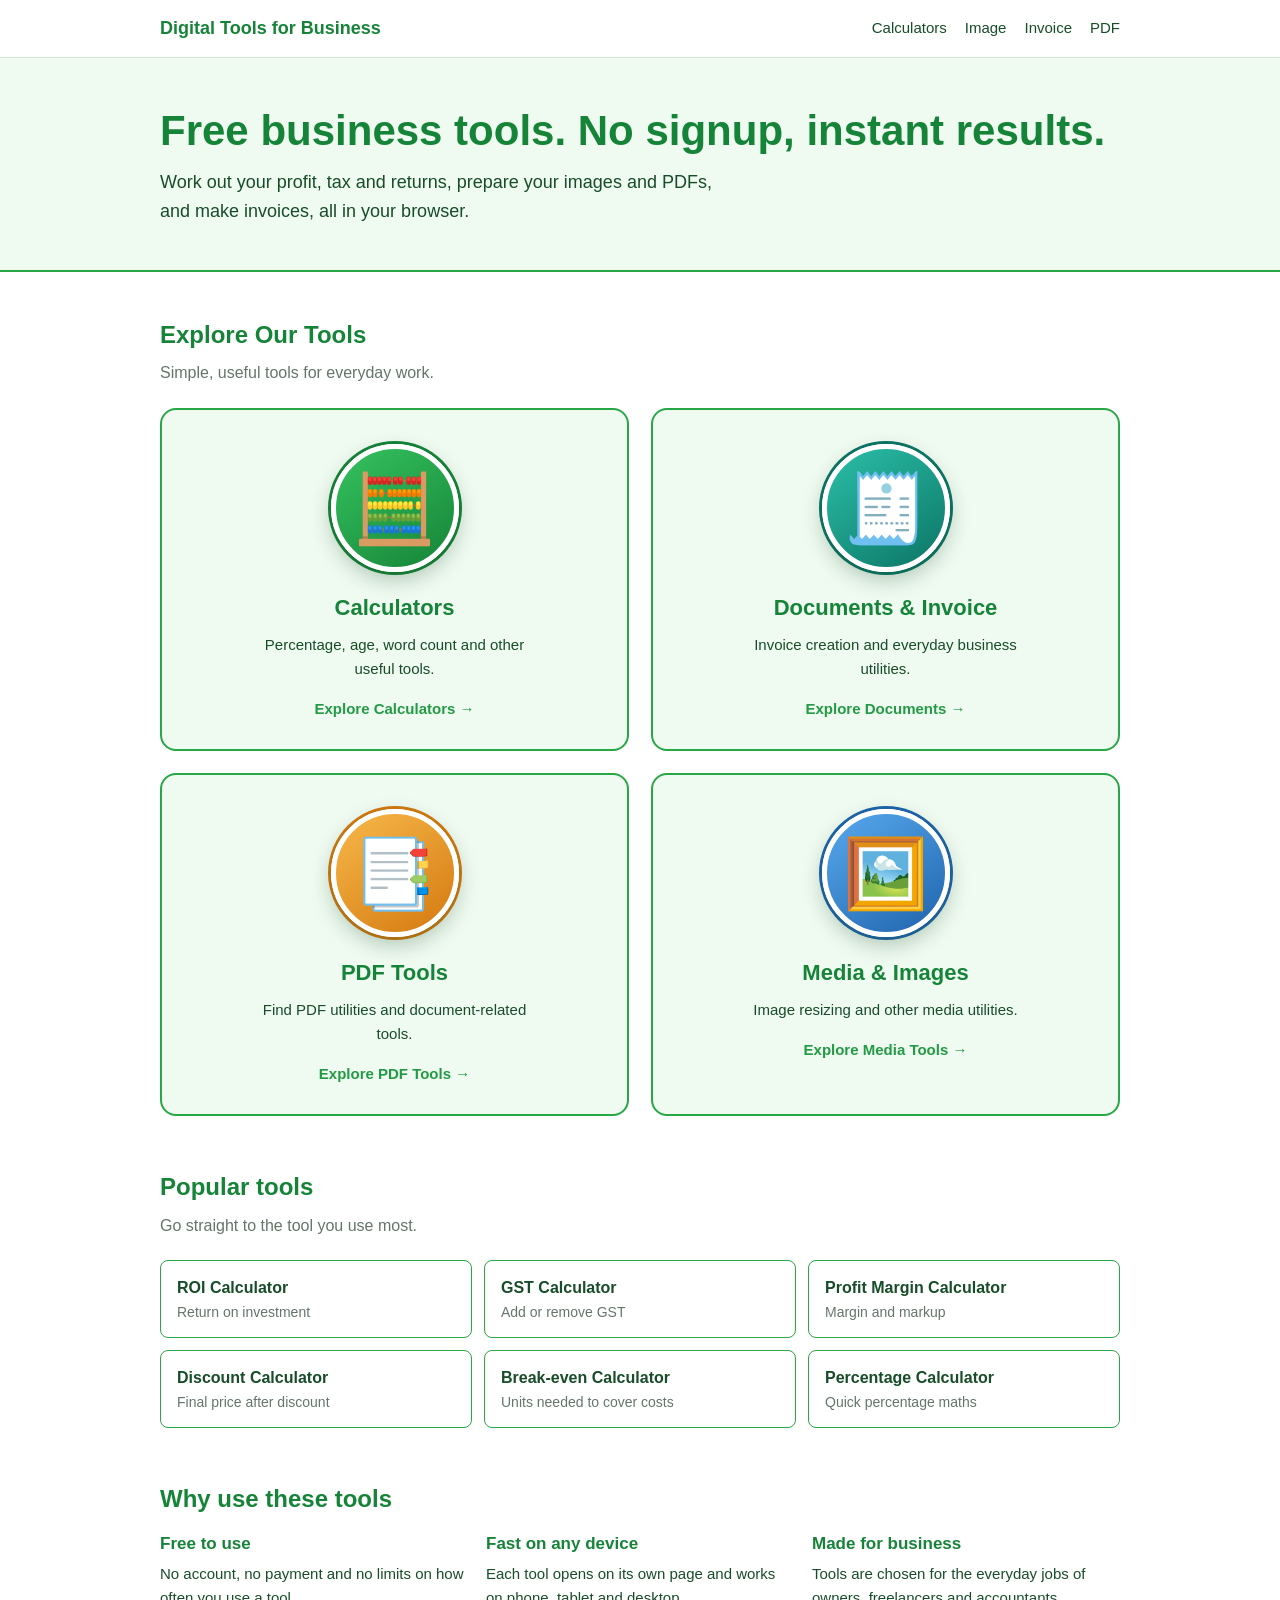
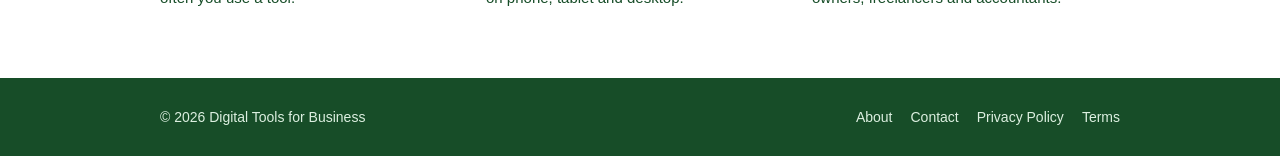
<file: index.html>
<!DOCTYPE html>
<html lang="en">
<head>
<meta charset="UTF-8">
<meta name="viewport" content="width=device-width, initial-scale=1">
<title>Free Business Tools: Calculators, PDF, Image and Invoice Tools</title>
<meta name="description" content="Free online business tools. Calculate ROI, GST and profit margin, compress images, merge PDFs and make invoices. No signup needed.">
<link rel="canonical" href="https://digitaltoolsforbusiness.com/">
<link rel="icon" href="data:image/svg+xml,<svg xmlns=%22http://www.w3.org/2000/svg%22 viewBox=%220 0 100 100%22><text y=%22.9em%22 font-size=%2290%22>🧰</text></svg>">
<style>
:root{
  --green:#168438;
  --green-dark:#174d28;
  --green-mid:#239b45;
  --mint:#effaf0;
  --line:#28a745;
  --grey:#65756a;
  --white:#fff;
}
*{box-sizing:border-box}
html{scroll-behavior:smooth}
body{
  margin:0;
  font-family:Arial,Helvetica,sans-serif;
  color:var(--green-dark);
  background:var(--white);
  line-height:1.6;
}
a{color:inherit}
a:focus-visible{outline:3px solid var(--green);outline-offset:3px}
.wrap{max-width:1000px;margin:0 auto;padding:0 20px}

/* header */
.site-header{border-bottom:1px solid #cfe8d3;background:var(--white)}
.site-header .wrap{display:flex;align-items:center;justify-content:space-between;gap:16px;padding-top:14px;padding-bottom:14px}
.brand{font-weight:bold;font-size:18px;text-decoration:none;color:var(--green)}
.nav{display:flex;gap:18px;flex-wrap:wrap;font-size:15px}
.nav a{text-decoration:none}
.nav a:hover{color:var(--green);text-decoration:underline}

/* hero */
.hero{background:var(--mint);border-bottom:2px solid var(--line);padding:48px 0 44px}
.hero h1{margin:0 0 12px;font-size:clamp(28px,5vw,42px);line-height:1.2;color:var(--green)}
.hero p{margin:0;max-width:560px;font-size:18px}

/* category cards */
.section{padding:44px 0 8px}
.section h2{margin:0 0 6px;font-size:24px;color:var(--green)}
.section .sub{margin:0 0 22px;color:var(--grey)}
.cards{display:grid;grid-template-columns:repeat(2,1fr);gap:22px}
.card{
  display:flex;flex-direction:column;align-items:center;text-align:center;gap:8px;
  padding:34px 24px 28px;
  background:var(--mint);
  border:2px solid var(--line);
  border-radius:16px;
  text-decoration:none;
  transition:background .15s,transform .15s,box-shadow .15s;
}
.card:hover{background:#e0f5e3;transform:translateY(-4px);box-shadow:0 10px 24px rgba(23,77,40,.18)}
.card .icon{
  display:flex;align-items:center;justify-content:center;
  width:128px;height:128px;border-radius:50%;
  font-size:68px;line-height:1;
  background:linear-gradient(145deg,var(--c1),var(--c2));
  border:5px solid var(--white);
  box-shadow:0 8px 20px rgba(23,77,40,.28),0 0 0 3px var(--c2);
  margin-bottom:10px;
  transition:transform .2s;
}
.card:hover .icon{transform:scale(1.07)}
.card.c-calc{--c1:#35c25f;--c2:#168438}
.card.c-doc{--c1:#2bbfa8;--c2:#0c7566}
.card.c-pdf{--c1:#f7b84a;--c2:#d4790f}
.card.c-img{--c1:#58a9ee;--c2:#1f64ad}
.card h3{margin:0;font-size:22px;color:var(--green)}
.card p{margin:0;font-size:15px;max-width:300px}
.card .go{margin-top:8px;font-size:15px;font-weight:bold;color:var(--green-mid)}

/* popular tools */
.tools{display:grid;grid-template-columns:repeat(3,1fr);gap:12px;margin:0;padding:0;list-style:none}
.tools a{
  display:block;padding:14px 16px;
  border:1px solid var(--line);border-radius:8px;
  background:var(--white);text-decoration:none;font-weight:bold;
}
.tools a:hover{background:var(--mint);color:var(--green)}
.tools span{display:block;font-weight:normal;font-size:14px;color:var(--grey)}

/* why */
.points{display:grid;grid-template-columns:repeat(3,1fr);gap:18px;margin-top:8px}
.points div{padding:4px 0}
.points h3{margin:0 0 4px;font-size:17px;color:var(--green)}
.points p{margin:0;font-size:15px}

/* footer */
.site-footer{margin-top:56px;background:var(--green-dark);color:#dcefe0;padding:28px 0;font-size:14px}
.site-footer .wrap{display:flex;justify-content:space-between;gap:16px;flex-wrap:wrap}
.site-footer nav{display:flex;gap:18px;flex-wrap:wrap}
.site-footer a{text-decoration:none}
.site-footer a:hover{text-decoration:underline}

@media (max-width:700px){
  .cards{grid-template-columns:1fr}
  .card .icon{width:112px;height:112px;font-size:58px}
  .tools{grid-template-columns:1fr 1fr}
  .points{grid-template-columns:1fr}
  .hero{padding:36px 0 32px}
}
@media (max-width:420px){
  .tools{grid-template-columns:1fr}
}
@media (prefers-reduced-motion:reduce){
  html{scroll-behavior:auto}
  .card,.card .icon{transition:none}
  .card:hover,.card:hover .icon{transform:none}
}
</style>
</head>
<body>

<header class="site-header">
  <div class="wrap">
    <a class="brand" href="/">Digital Tools for Business</a>
    <nav class="nav" aria-label="Main">
      <a href="/calculators/">Calculators</a>
      <a href="/image-tools/">Image</a>
      <a href="/invoice-tools/">Invoice</a>
      <a href="/pdf-tools/">PDF</a>
    </nav>
  </div>
</header>

<main>
  <section class="hero">
    <div class="wrap">
      <h1>Free business tools. No signup, instant results.</h1>
      <p>Work out your profit, tax and returns, prepare your images and PDFs, and make invoices, all in your browser.</p>
    </div>
  </section>

  <section class="section">
    <div class="wrap">
      <h2>Explore Our Tools</h2>
      <p class="sub">Simple, useful tools for everyday work.</p>
      <div class="cards">
        <a class="card c-calc" href="/calculators/">
          <span class="icon" aria-hidden="true">🧮</span>
          <h3>Calculators</h3>
          <p>Percentage, age, word count and other useful tools.</p>
          <span class="go">Explore Calculators →</span>
        </a>
        <a class="card c-doc" href="/invoice-tools/">
          <span class="icon" aria-hidden="true">🧾</span>
          <h3>Documents &amp; Invoice</h3>
          <p>Invoice creation and everyday business utilities.</p>
          <span class="go">Explore Documents →</span>
        </a>
        <a class="card c-pdf" href="/pdf-tools/">
          <span class="icon" aria-hidden="true">📑</span>
          <h3>PDF Tools</h3>
          <p>Find PDF utilities and document-related tools.</p>
          <span class="go">Explore PDF Tools →</span>
        </a>
        <a class="card c-img" href="/image-tools/">
          <span class="icon" aria-hidden="true">🖼️</span>
          <h3>Media &amp; Images</h3>
          <p>Image resizing and other media utilities.</p>
          <span class="go">Explore Media Tools →</span>
        </a>
      </div>
    </div>
  </section>

  <section class="section">
    <div class="wrap">
      <h2>Popular tools</h2>
      <p class="sub">Go straight to the tool you use most.</p>
      <ul class="tools">
        <li><a href="/calculators/roi-calculator">ROI Calculator<span>Return on investment</span></a></li>
        <li><a href="/calculators/gst-calculator">GST Calculator<span>Add or remove GST</span></a></li>
        <li><a href="/calculators/profit-margin-calculator">Profit Margin Calculator<span>Margin and markup</span></a></li>
        <li><a href="/calculators/discount-calculator">Discount Calculator<span>Final price after discount</span></a></li>
        <li><a href="/calculators/break-even-calculator">Break-even Calculator<span>Units needed to cover costs</span></a></li>
        <li><a href="/calculators/percentage-calculator">Percentage Calculator<span>Quick percentage maths</span></a></li>
      </ul>
    </div>
  </section>

  <section class="section">
    <div class="wrap">
      <h2>Why use these tools</h2>
      <div class="points">
        <div>
          <h3>Free to use</h3>
          <p>No account, no payment and no limits on how often you use a tool.</p>
        </div>
        <div>
          <h3>Fast on any device</h3>
          <p>Each tool opens on its own page and works on phone, tablet and desktop.</p>
        </div>
        <div>
          <h3>Made for business</h3>
          <p>Tools are chosen for the everyday jobs of owners, freelancers and accountants.</p>
        </div>
      </div>
    </div>
  </section>
</main>

<footer class="site-footer">
  <div class="wrap">
    <span>© 2026 Digital Tools for Business</span>
    <nav aria-label="Footer">
      <a href="/about">About</a>
      <a href="/contact">Contact</a>
      <a href="/privacy-policy">Privacy Policy</a>
      <a href="/terms">Terms</a>
    </nav>
  </div>
</footer>

</body>
  </html>
</file>
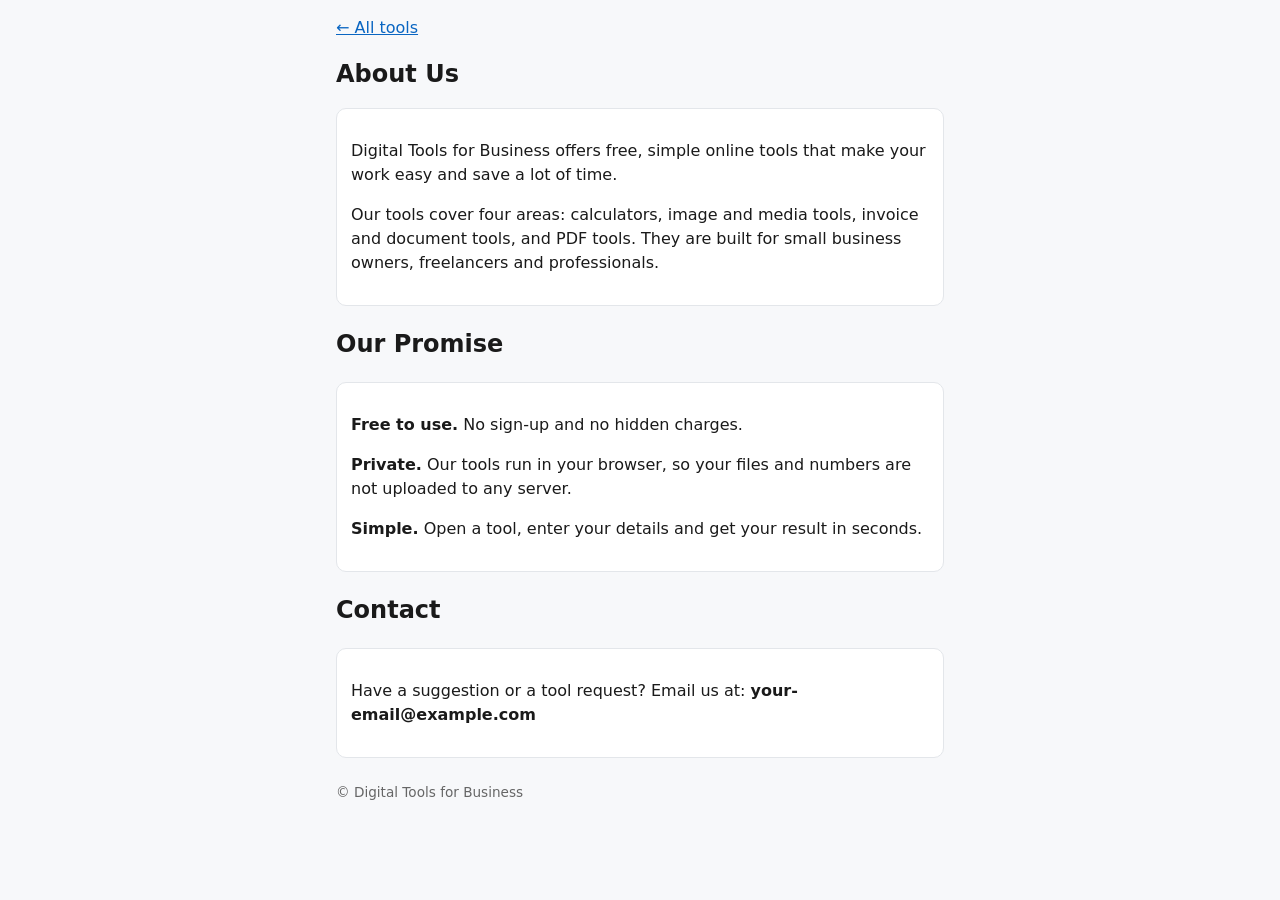
<file: about.html>
<!DOCTYPE html>
<html lang="en">
<head>
<meta charset="utf-8">
<meta name="viewport" content="width=device-width,initial-scale=1">
<title>About Us | Digital Tools for Business</title>
<meta name="description" content="About Digital Tools for Business: free, simple online tools that save time for small businesses.">
<link rel="stylesheet" href="style.css">
</head>
<body>
<nav><a href="index.html">&larr; All tools</a></nav>
<h1>About Us</h1>

<div class="box">
  <p>Digital Tools for Business offers free, simple online tools that make your work easy and save a lot of time.</p>
  <p>Our tools cover four areas: calculators, image and media tools, invoice and document tools, and PDF tools. They are built for small business owners, freelancers and professionals.</p>
</div>

<h2>Our Promise</h2>
<div class="box">
  <p><b>Free to use.</b> No sign-up and no hidden charges.</p>
  <p><b>Private.</b> Our tools run in your browser, so your files and numbers are not uploaded to any server.</p>
  <p><b>Simple.</b> Open a tool, enter your details and get your result in seconds.</p>
</div>

<h2>Contact</h2>
<div class="box">
  <p>Have a suggestion or a tool request? Email us at: <b>your-email@example.com</b></p>
</div>

<p style="margin-top:24px;font-size:.85rem;color:#666">&copy; Digital Tools for Business</p>
</body>
</html>
</file>
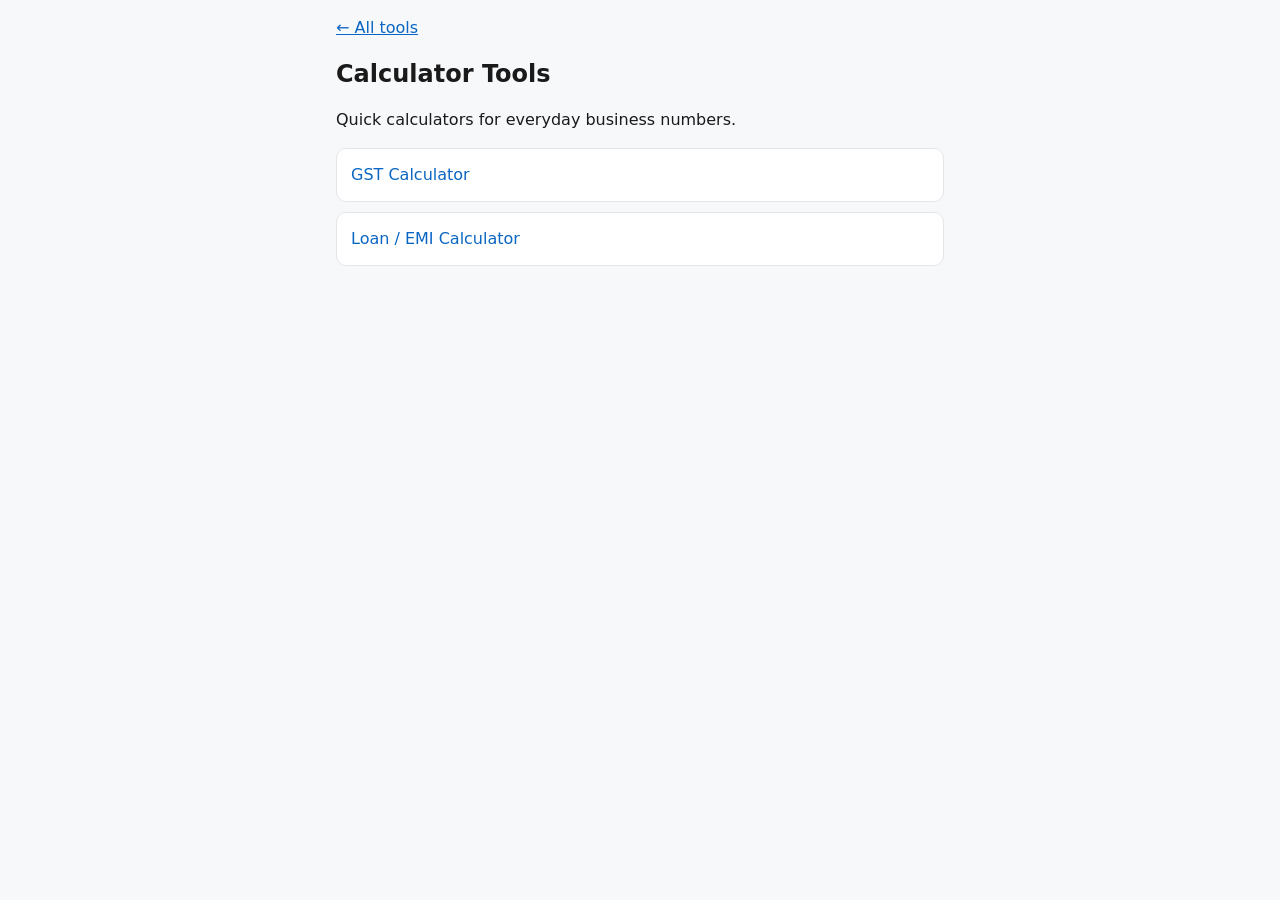
<file: calculator-tools.html>
<!DOCTYPE html>
<html lang="en">
<head>
<meta charset="utf-8">
<meta name="viewport" content="width=device-width,initial-scale=1">
<title>Calculator Tools | Digital Tools for Business</title>
<meta name="description" content="Free business calculators: GST and loan calculators.">
<link rel="stylesheet" href="style.css">
</head>
<body>
<nav><a href="index.html">&larr; All tools</a></nav>
<h1>Calculator Tools</h1>
<p>Quick calculators for everyday business numbers.</p>
<div class="grid">
  <a class="card" href="gst-calculator.html">GST Calculator</a>
  <a class="card" href="loan-calculator.html">Loan / EMI Calculator</a>
</div>
</body>
</html>
</file>
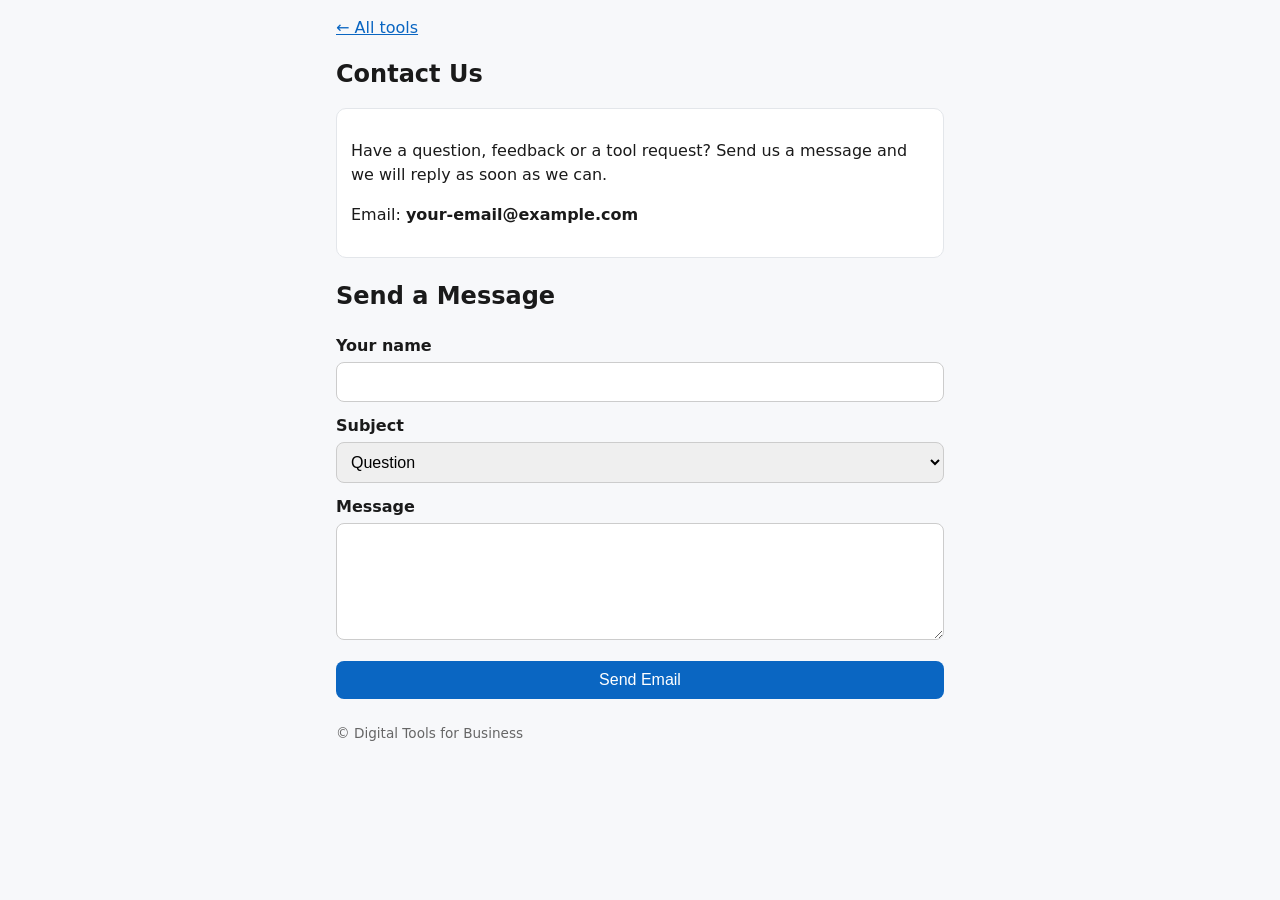
<file: contact.html>
<!DOCTYPE html>
<html lang="en">
<head>
<meta charset="utf-8">
<meta name="viewport" content="width=device-width,initial-scale=1">
<title>Contact Us | Digital Tools for Business</title>
<meta name="description" content="Contact Digital Tools for Business for questions, feedback or tool requests.">
<link rel="stylesheet" href="style.css">
</head>
<body>
<nav><a href="index.html">&larr; All tools</a></nav>
<h1>Contact Us</h1>

<div class="box">
  <p>Have a question, feedback or a tool request? Send us a message and we will reply as soon as we can.</p>
  <p>Email: <b>your-email@example.com</b></p>
</div>

<h2>Send a Message</h2>
<label>Your name</label>
<input id="n" type="text">

<label>Subject</label>
<select id="s">
  <option>Question</option>
  <option>Feedback</option>
  <option>Tool request</option>
  <option>Report a problem</option>
</select>

<label>Message</label>
<textarea id="m" rows="5" style="width:100%;padding:10px;font-size:1rem;border:1px solid #ccc;border-radius:8px"></textarea>

<button onclick="send()">Send Email</button>

<script>
function send(){
  var to = 'your-email@example.com';
  var subject = encodeURIComponent(document.getElementById('s').value + ' - Digital Tools for Business');
  var body = encodeURIComponent('Name: ' + document.getElementById('n').value + '\n\n' + document.getElementById('m').value);
  window.location.href = 'mailto:' + to + '?subject=' + subject + '&body=' + body;
}
</script>

<p style="margin-top:24px;font-size:.85rem;color:#666">&copy; Digital Tools for Business</p>
</body>
</html>
</file>
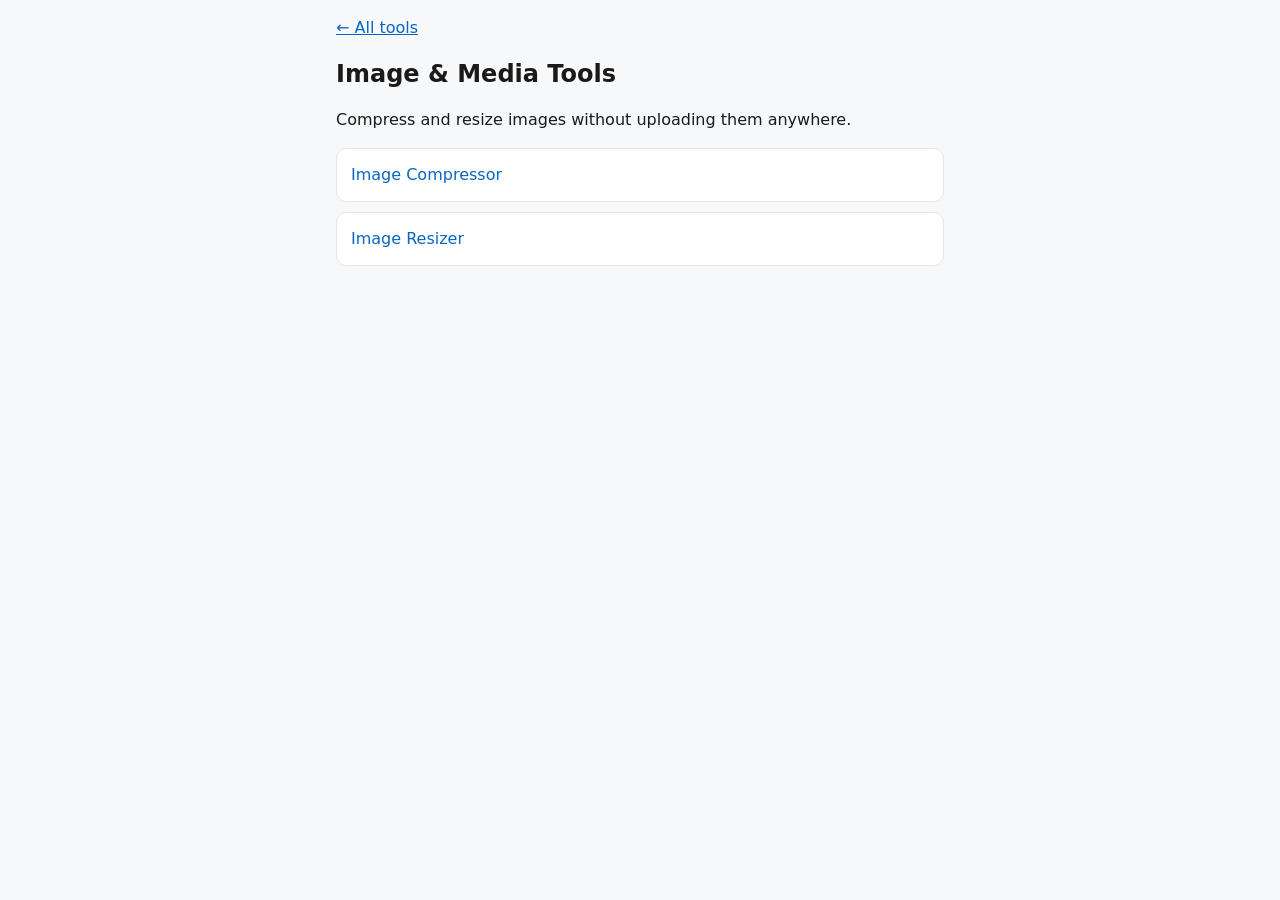
<file: image-media-tools.html>
<!DOCTYPE html>
<html lang="en">
<head>
<meta charset="utf-8">
<meta name="viewport" content="width=device-width,initial-scale=1">
<title>Image &amp; Media Tools | Digital Tools for Business</title>
<meta name="description" content="Free image tools: compress and resize images online.">
<link rel="stylesheet" href="style.css">
</head>
<body>
<nav><a href="index.html">&larr; All tools</a></nav>
<h1>Image &amp; Media Tools</h1>
<p>Compress and resize images without uploading them anywhere.</p>
<div class="grid">
  <a class="card" href="image-compressor.html">Image Compressor</a>
  <a class="card" href="image-resizer.html">Image Resizer</a>
</div>
</body>
</html>
</file>
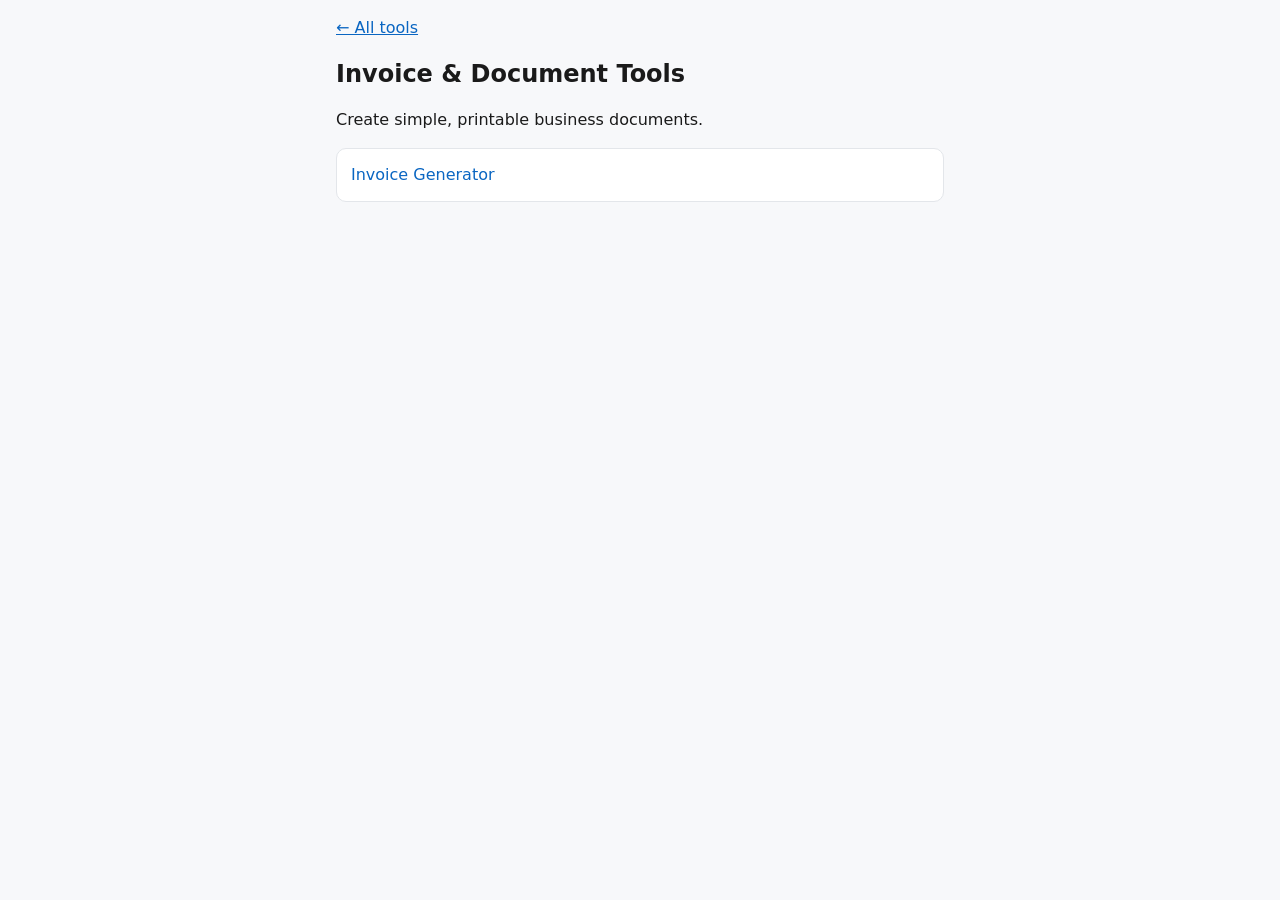
<file: invoice-document-tools.html>
<!DOCTYPE html>
<html lang="en">
<head>
<meta charset="utf-8">
<meta name="viewport" content="width=device-width,initial-scale=1">
<title>Invoice &amp; Document Tools | Digital Tools for Business</title>
<meta name="description" content="Free invoice and document tools for small businesses.">
<link rel="stylesheet" href="style.css">
</head>
<body>
<nav><a href="index.html">&larr; All tools</a></nav>
<h1>Invoice &amp; Document Tools</h1>
<p>Create simple, printable business documents.</p>
<div class="grid">
  <a class="card" href="invoice-generator.html">Invoice Generator</a>
</div>
</body>
</html>
</file>
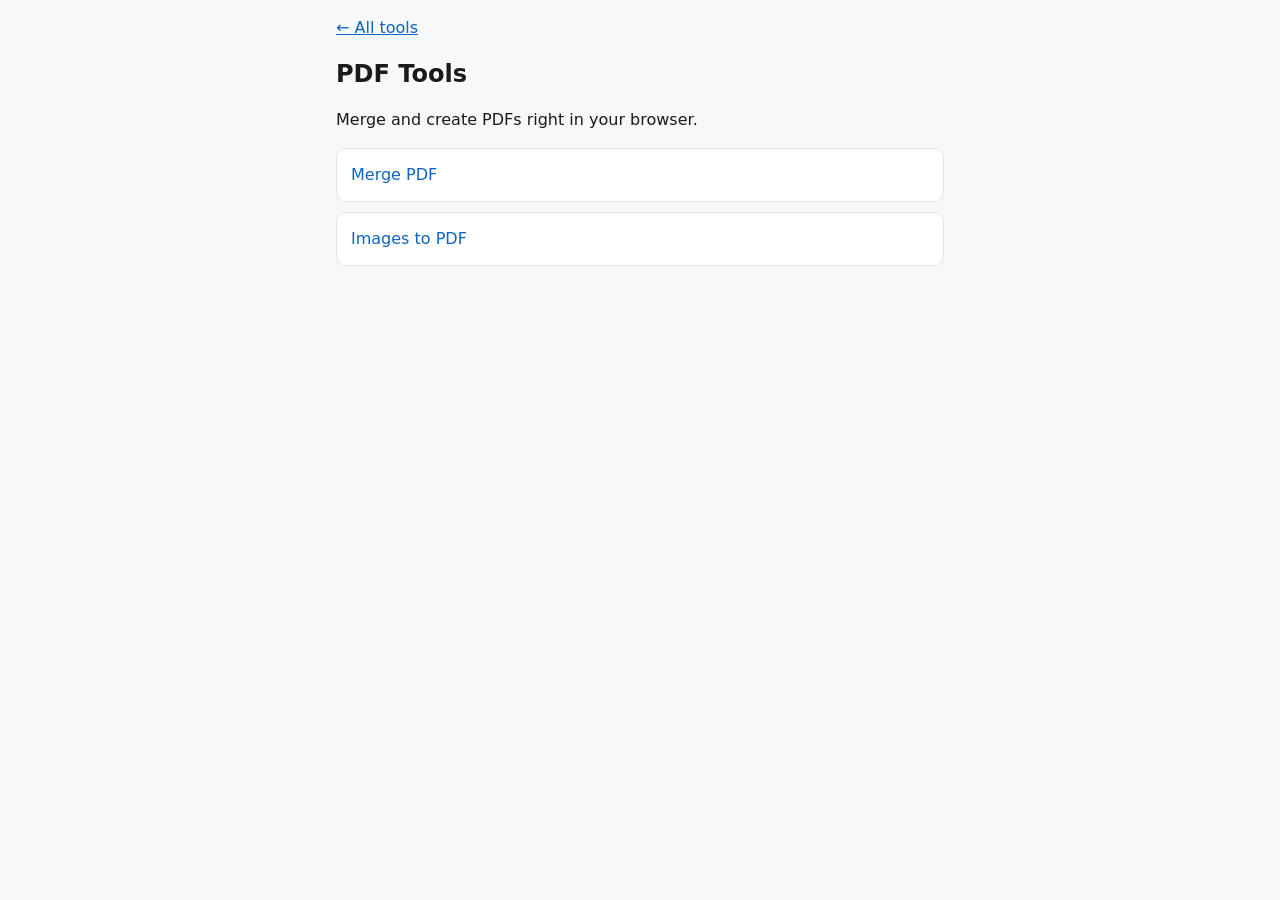
<file: pdf-tools.html>
<!DOCTYPE html>
<html lang="en">
<head>
<meta charset="utf-8">
<meta name="viewport" content="width=device-width,initial-scale=1">
<title>PDF Tools | Digital Tools for Business</title>
<meta name="description" content="Free PDF tools: merge PDFs and convert images to PDF.">
<link rel="stylesheet" href="style.css">
</head>
<body>
<nav><a href="index.html">&larr; All tools</a></nav>
<h1>PDF Tools</h1>
<p>Merge and create PDFs right in your browser.</p>
<div class="grid">
  <a class="card" href="pdf-merge.html">Merge PDF</a>
  <a class="card" href="images-to-pdf.html">Images to PDF</a>
</div>
</body>
</html>
</file>
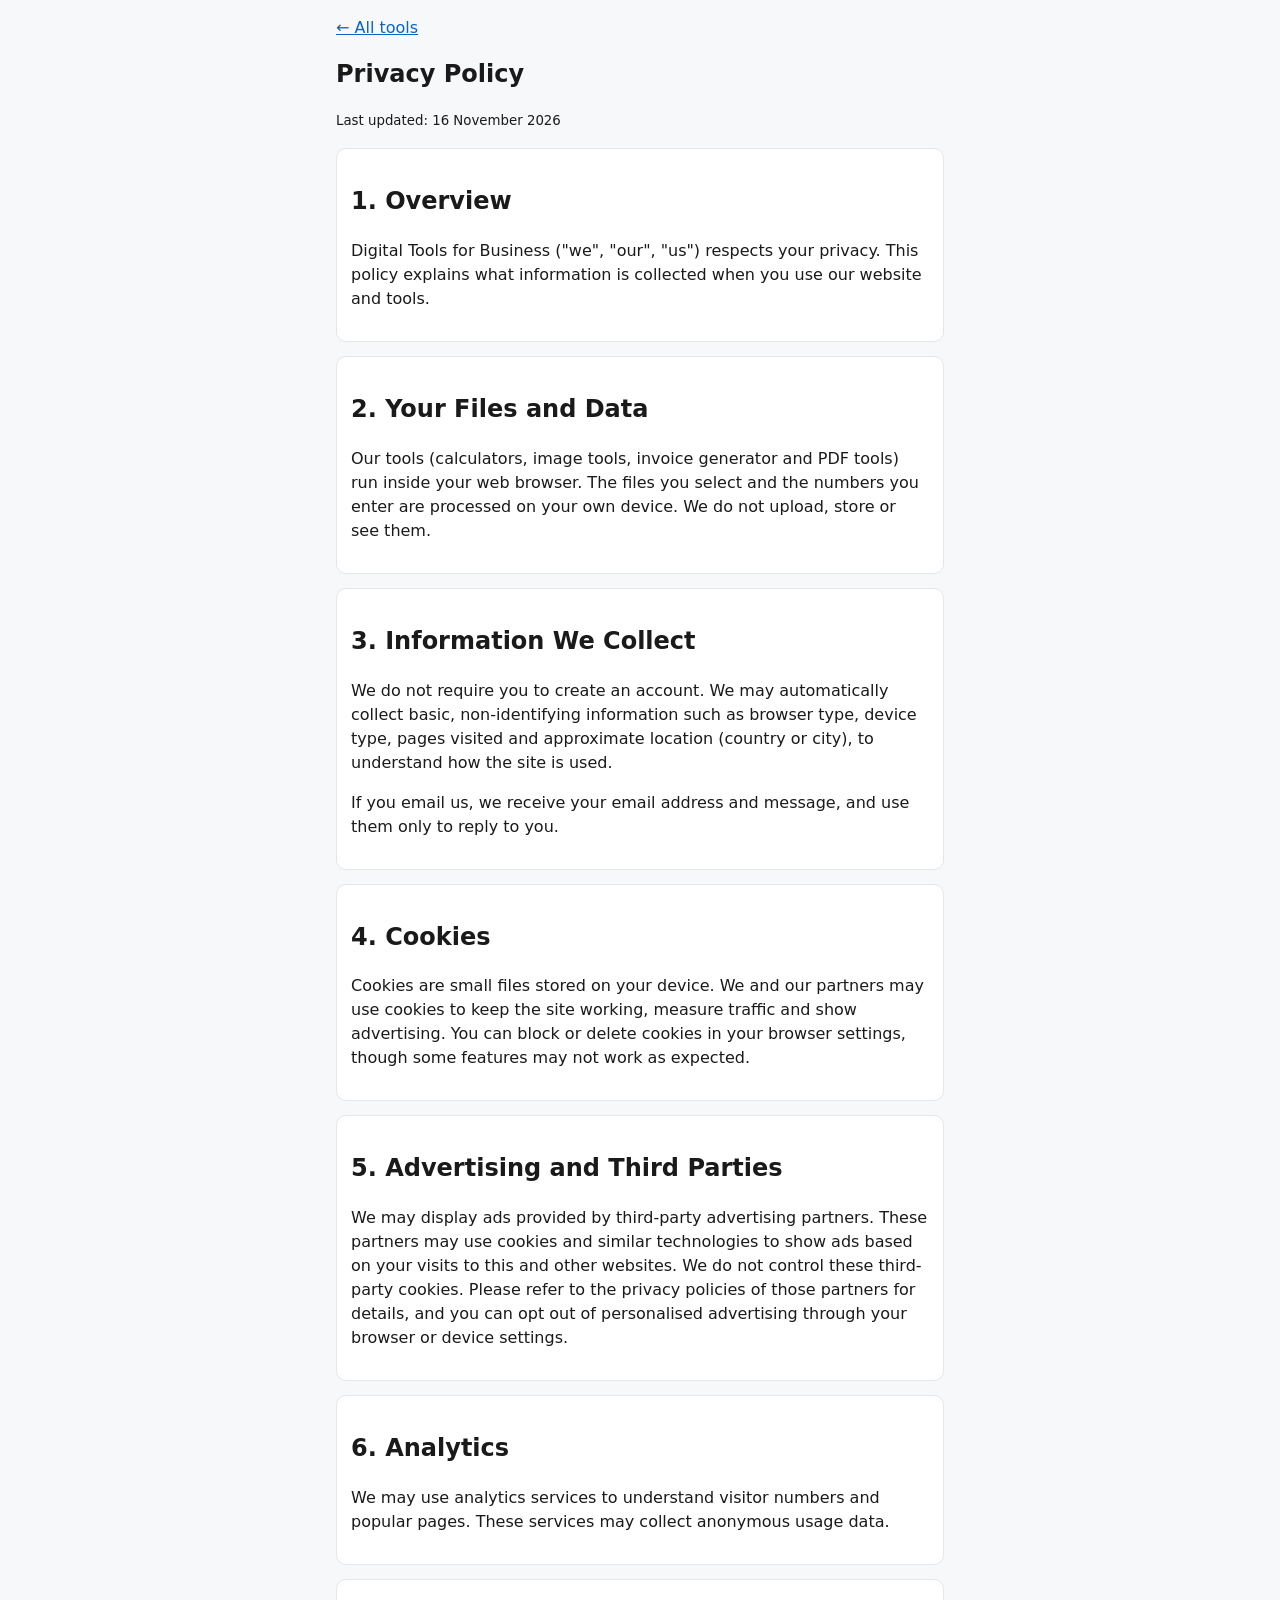
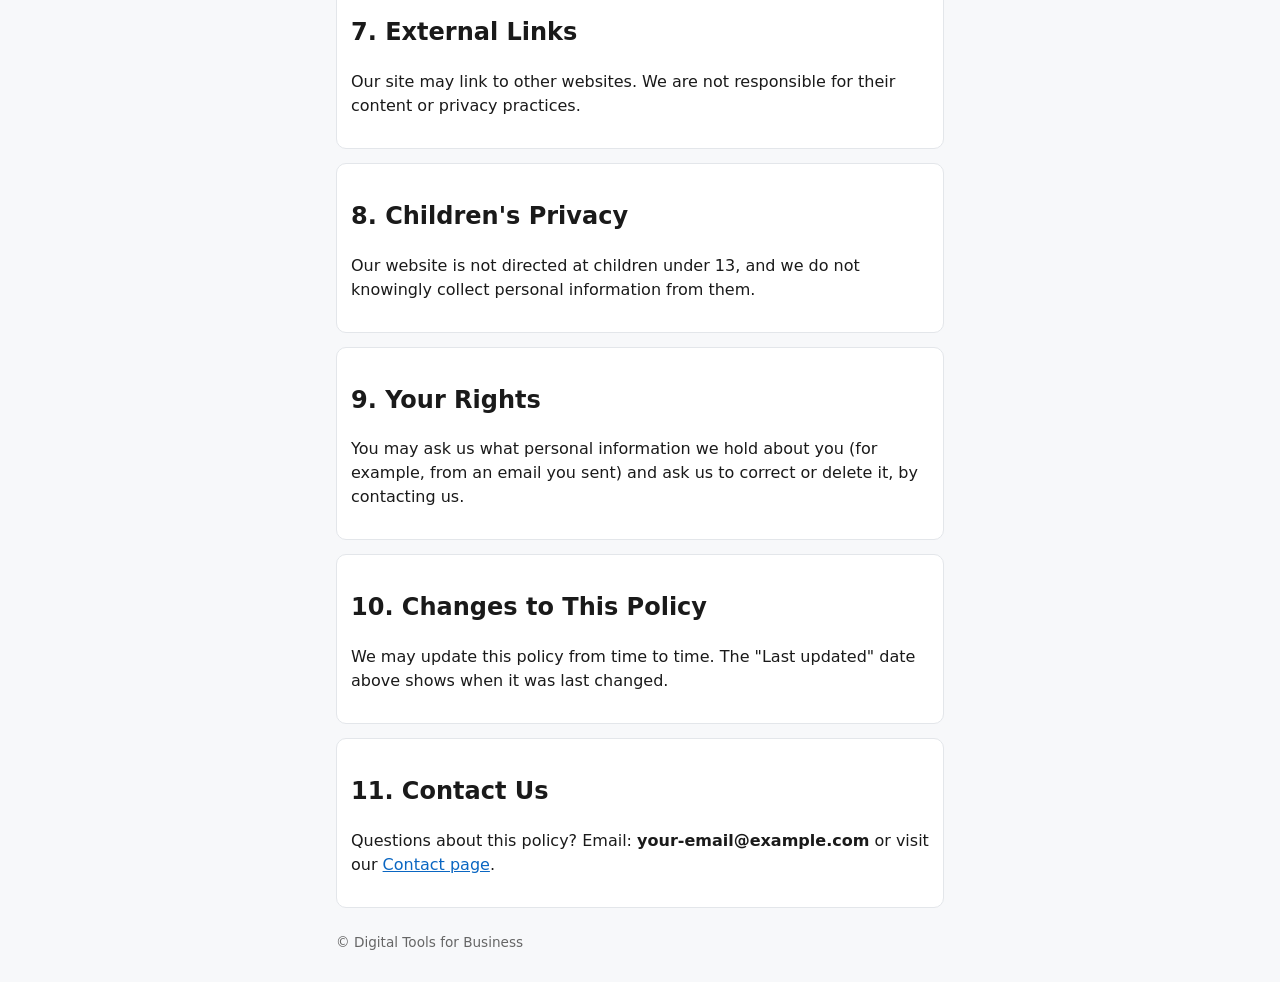
<file: privacy.html>
<!DOCTYPE html>
<html lang="en">
<head>
<meta charset="utf-8">
<meta name="viewport" content="width=device-width,initial-scale=1">
<title>Privacy Policy | Digital Tools for Business</title>
<meta name="description" content="Privacy Policy for Digital Tools for Business: how we handle your data, cookies and advertising.">
<link rel="stylesheet" href="style.css">
</head>
<body>
<nav><a href="index.html">&larr; All tools</a></nav>
<h1>Privacy Policy</h1>
<p><small>Last updated: 16 November 2026</small></p>

<div class="box">
  <h2>1. Overview</h2>
  <p>Digital Tools for Business ("we", "our", "us") respects your privacy. This policy explains what information is collected when you use our website and tools.</p>
</div>

<div class="box">
  <h2>2. Your Files and Data</h2>
  <p>Our tools (calculators, image tools, invoice generator and PDF tools) run inside your web browser. The files you select and the numbers you enter are processed on your own device. We do not upload, store or see them.</p>
</div>

<div class="box">
  <h2>3. Information We Collect</h2>
  <p>We do not require you to create an account. We may automatically collect basic, non-identifying information such as browser type, device type, pages visited and approximate location (country or city), to understand how the site is used.</p>
  <p>If you email us, we receive your email address and message, and use them only to reply to you.</p>
</div>

<div class="box">
  <h2>4. Cookies</h2>
  <p>Cookies are small files stored on your device. We and our partners may use cookies to keep the site working, measure traffic and show advertising. You can block or delete cookies in your browser settings, though some features may not work as expected.</p>
</div>

<div class="box">
  <h2>5. Advertising and Third Parties</h2>
  <p>We may display ads provided by third-party advertising partners. These partners may use cookies and similar technologies to show ads based on your visits to this and other websites. We do not control these third-party cookies. Please refer to the privacy policies of those partners for details, and you can opt out of personalised advertising through your browser or device settings.</p>
</div>

<div class="box">
  <h2>6. Analytics</h2>
  <p>We may use analytics services to understand visitor numbers and popular pages. These services may collect anonymous usage data.</p>
</div>

<div class="box">
  <h2>7. External Links</h2>
  <p>Our site may link to other websites. We are not responsible for their content or privacy practices.</p>
</div>

<div class="box">
  <h2>8. Children's Privacy</h2>
  <p>Our website is not directed at children under 13, and we do not knowingly collect personal information from them.</p>
</div>

<div class="box">
  <h2>9. Your Rights</h2>
  <p>You may ask us what personal information we hold about you (for example, from an email you sent) and ask us to correct or delete it, by contacting us.</p>
</div>

<div class="box">
  <h2>10. Changes to This Policy</h2>
  <p>We may update this policy from time to time. The "Last updated" date above shows when it was last changed.</p>
</div>

<div class="box">
  <h2>11. Contact Us</h2>
  <p>Questions about this policy? Email: <b>your-email@example.com</b> or visit our <a href="contact.html">Contact page</a>.</p>
</div>

<p style="margin-top:24px;font-size:.85rem;color:#666">&copy; Digital Tools for Business</p>
</body>
</html>
</file>
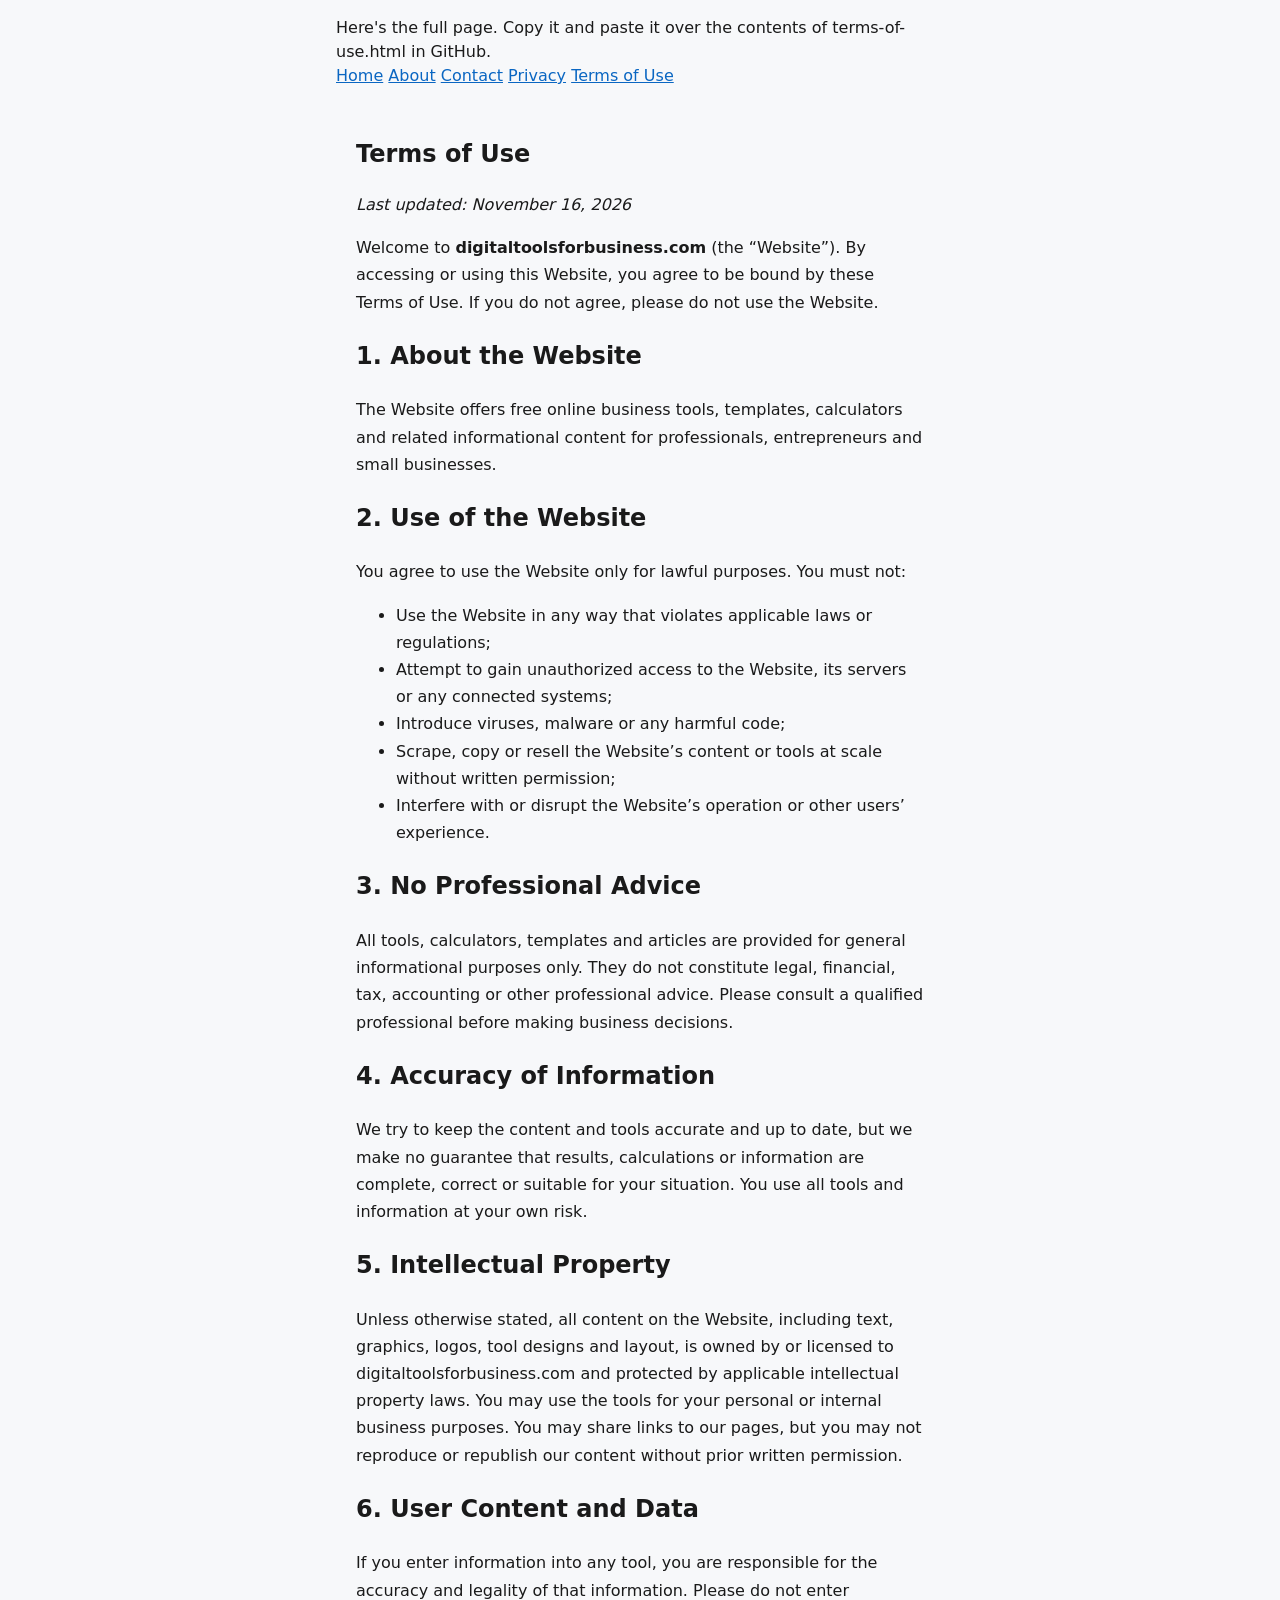
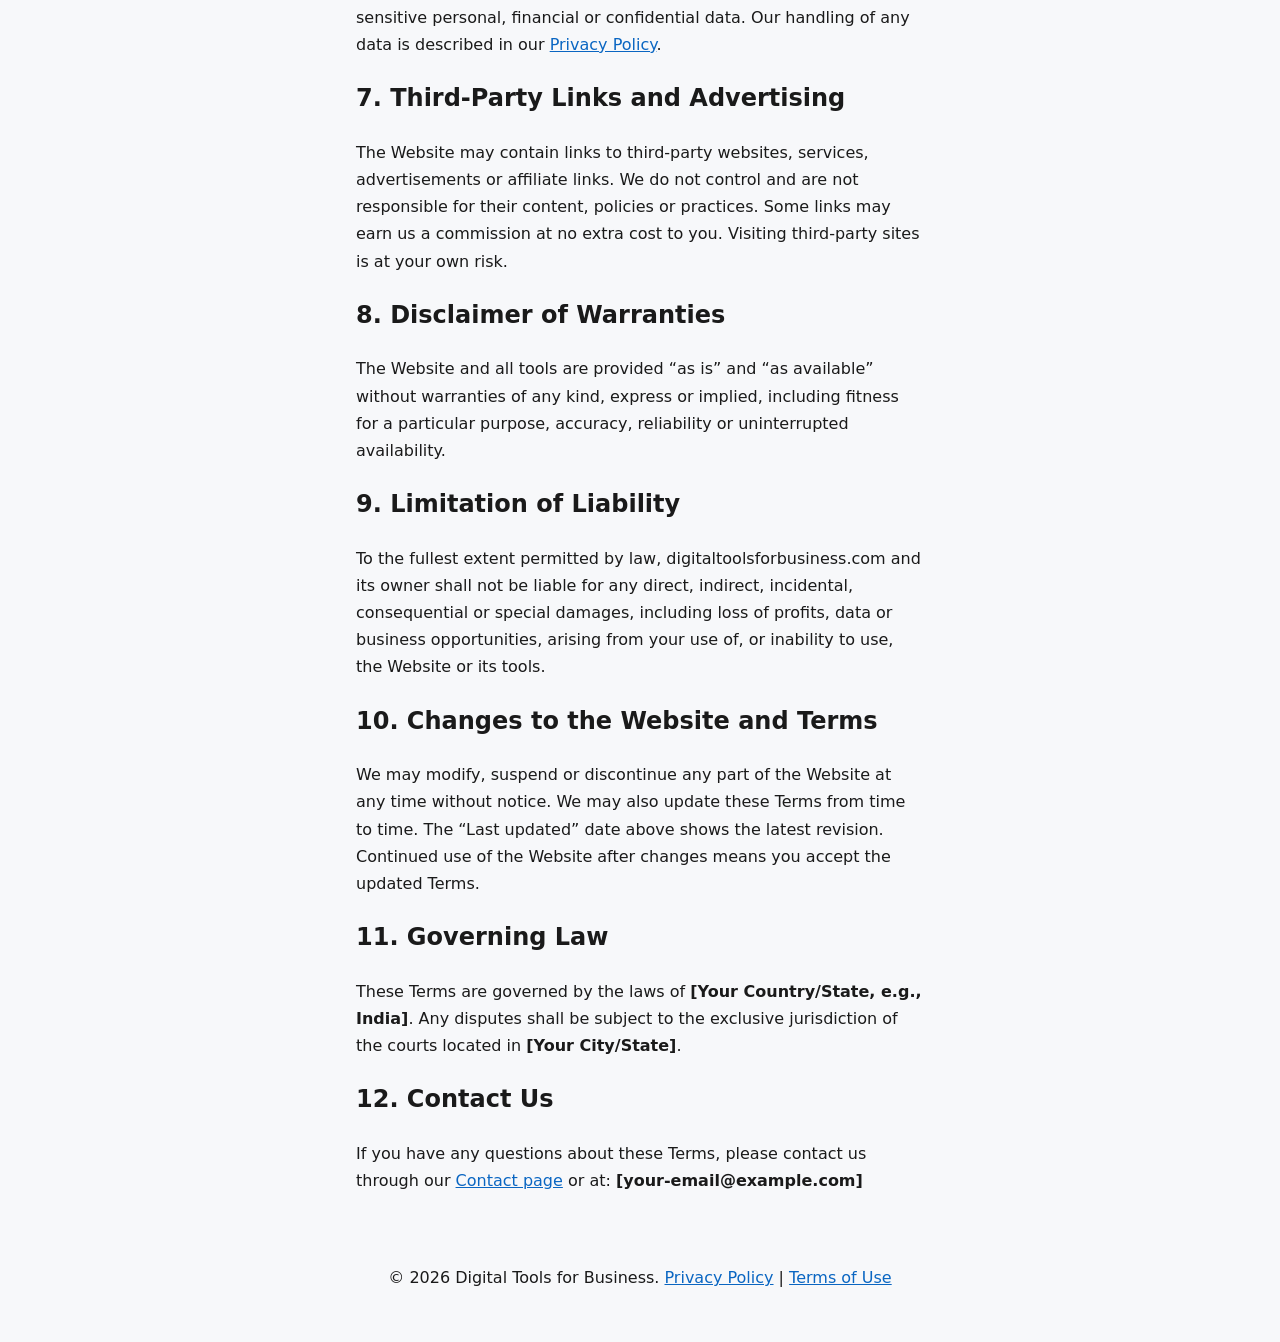
<file: terms-of-use.html>
Here's the full page. Copy it and paste it over the contents of terms-of-use.html in GitHub.
<!DOCTYPE html>
<html lang="en">
<head>
  <meta charset="UTF-8">
  <meta name="viewport" content="width=device-width, initial-scale=1">
  <title>Terms of Use | Digital Tools for Business</title>
  <meta name="description" content="Terms of Use for digitaltoolsforbusiness.com. Please read these terms before using our free business tools.">
  <link rel="stylesheet" href="style.css">
</head>
<body>

  <header>
    <nav>
      <a href="index.html">Home</a>
      <a href="about.html">About</a>
      <a href="contact.html">Contact</a>
      <a href="privacy.html">Privacy</a>
      <a href="terms-of-use.html">Terms of Use</a>
    </nav>
  </header>

  <main style="max-width: 800px; margin: 0 auto; padding: 20px; line-height: 1.7;">
    <h1>Terms of Use</h1>
    <p><em>Last updated: November 16, 2026</em></p>

    <p>Welcome to <strong>digitaltoolsforbusiness.com</strong> (the “Website”). By accessing or using this Website, you agree to be bound by these Terms of Use. If you do not agree, please do not use the Website.</p>

    <h2>1. About the Website</h2>
    <p>The Website offers free online business tools, templates, calculators and related informational content for professionals, entrepreneurs and small businesses.</p>

    <h2>2. Use of the Website</h2>
    <p>You agree to use the Website only for lawful purposes. You must not:</p>
    <ul>
      <li>Use the Website in any way that violates applicable laws or regulations;</li>
      <li>Attempt to gain unauthorized access to the Website, its servers or any connected systems;</li>
      <li>Introduce viruses, malware or any harmful code;</li>
      <li>Scrape, copy or resell the Website’s content or tools at scale without written permission;</li>
      <li>Interfere with or disrupt the Website’s operation or other users’ experience.</li>
    </ul>

    <h2>3. No Professional Advice</h2>
    <p>All tools, calculators, templates and articles are provided for general informational purposes only. They do not constitute legal, financial, tax, accounting or other professional advice. Please consult a qualified professional before making business decisions.</p>

    <h2>4. Accuracy of Information</h2>
    <p>We try to keep the content and tools accurate and up to date, but we make no guarantee that results, calculations or information are complete, correct or suitable for your situation. You use all tools and information at your own risk.</p>

    <h2>5. Intellectual Property</h2>
    <p>Unless otherwise stated, all content on the Website, including text, graphics, logos, tool designs and layout, is owned by or licensed to digitaltoolsforbusiness.com and protected by applicable intellectual property laws. You may use the tools for your personal or internal business purposes. You may share links to our pages, but you may not reproduce or republish our content without prior written permission.</p>

    <h2>6. User Content and Data</h2>
    <p>If you enter information into any tool, you are responsible for the accuracy and legality of that information. Please do not enter sensitive personal, financial or confidential data. Our handling of any data is described in our <a href="privacy.html">Privacy Policy</a>.</p>

    <h2>7. Third-Party Links and Advertising</h2>
    <p>The Website may contain links to third-party websites, services, advertisements or affiliate links. We do not control and are not responsible for their content, policies or practices. Some links may earn us a commission at no extra cost to you. Visiting third-party sites is at your own risk.</p>

    <h2>8. Disclaimer of Warranties</h2>
    <p>The Website and all tools are provided “as is” and “as available” without warranties of any kind, express or implied, including fitness for a particular purpose, accuracy, reliability or uninterrupted availability.</p>

    <h2>9. Limitation of Liability</h2>
    <p>To the fullest extent permitted by law, digitaltoolsforbusiness.com and its owner shall not be liable for any direct, indirect, incidental, consequential or special damages, including loss of profits, data or business opportunities, arising from your use of, or inability to use, the Website or its tools.</p>

    <h2>10. Changes to the Website and Terms</h2>
    <p>We may modify, suspend or discontinue any part of the Website at any time without notice. We may also update these Terms from time to time. The “Last updated” date above shows the latest revision. Continued use of the Website after changes means you accept the updated Terms.</p>

    <h2>11. Governing Law</h2>
    <p>These Terms are governed by the laws of <strong>[Your Country/State, e.g., India]</strong>. Any disputes shall be subject to the exclusive jurisdiction of the courts located in <strong>[Your City/State]</strong>.</p>

    <h2>12. Contact Us</h2>
    <p>If you have any questions about these Terms, please contact us through our <a href="contact.html">Contact page</a> or at: <strong>[your-email@example.com]</strong></p>
  </main>

  <footer style="text-align: center; padding: 20px;">
    <p>&copy; 2026 Digital Tools for Business. <a href="privacy.html">Privacy Policy</a> | <a href="terms-of-use.html">Terms of Use</a></p>
  </footer>

</body>
</html>
</file>
<file: style.css>
*{box-sizing:border-box}
body{font-family:system-ui,sans-serif;max-width:640px;margin:0 auto;padding:16px;line-height:1.5;color:#1a1a1a;background:#f7f8fa}
h1{font-size:1.5rem}
a{color:#0a66c2}
label{display:block;margin:12px 0 4px;font-weight:600}
input,select,button{width:100%;padding:10px;font-size:1rem;border:1px solid #ccc;border-radius:8px}
button{background:#0a66c2;color:#fff;border:0;margin-top:14px;cursor:pointer}
.box{background:#fff;border-radius:10px;padding:14px;margin-top:14px;border:1px solid #e3e6ea}
.grid{display:grid;gap:10px}
.card{display:block;background:#fff;padding:14px;border-radius:10px;border:1px solid #e3e6ea;text-decoration:none}
nav{margin-bottom:10px}
</file>
